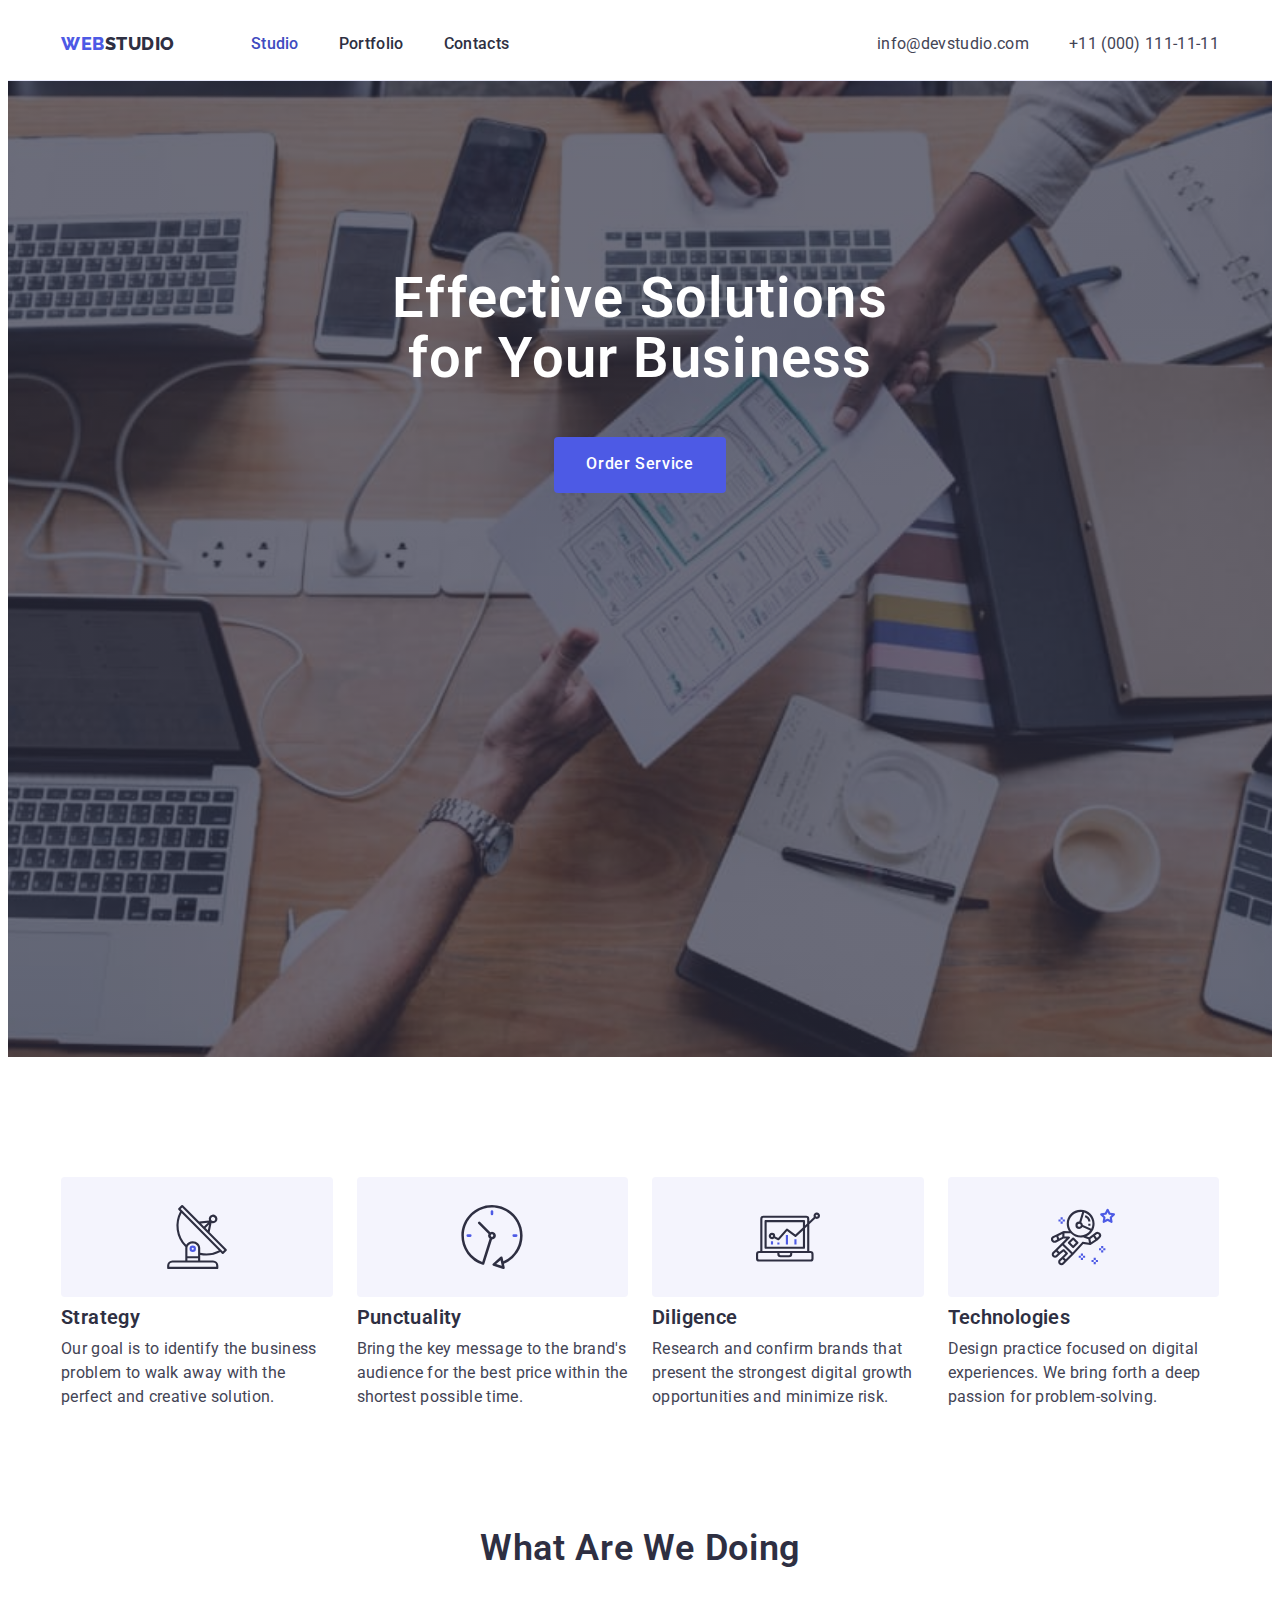
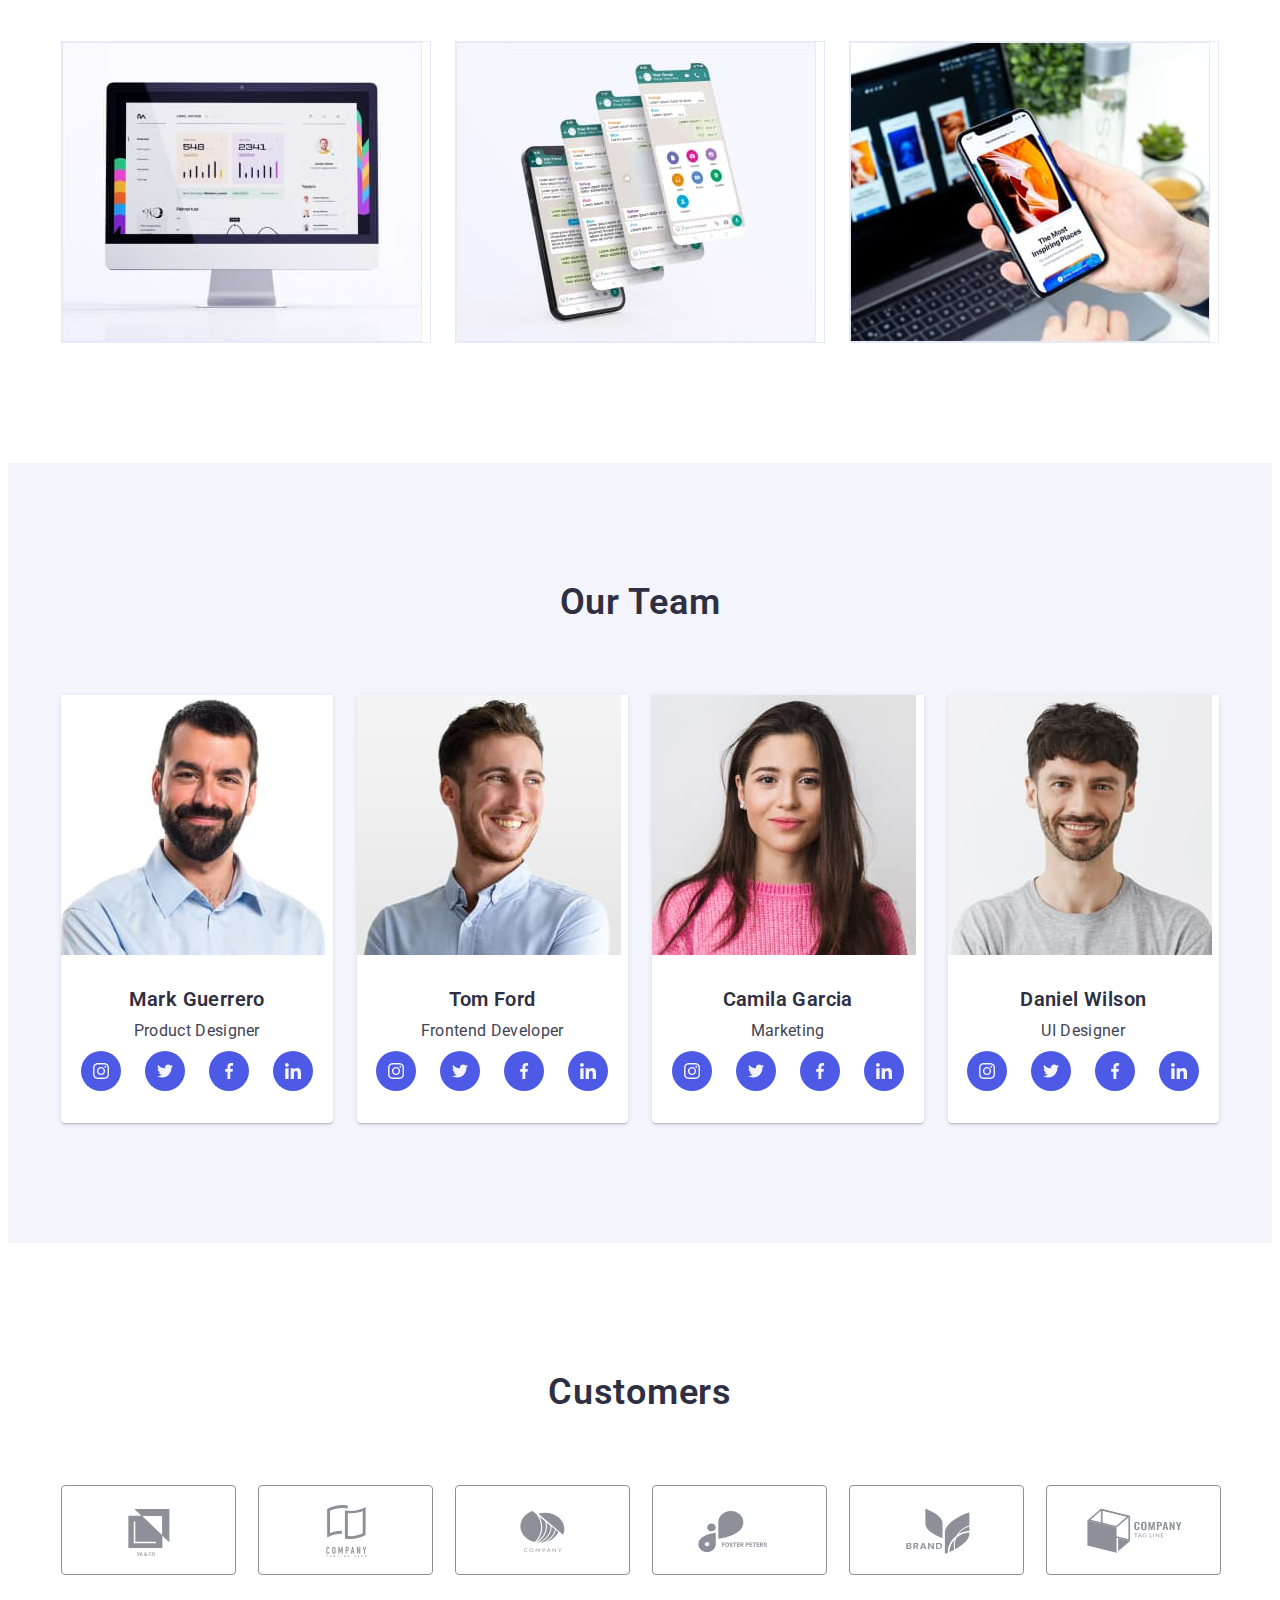
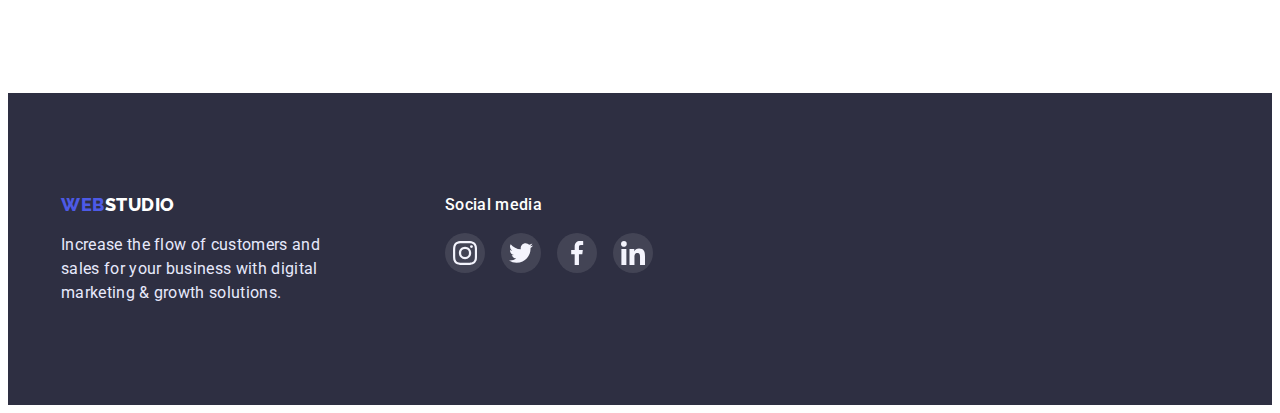
<file: index.html>
<!DOCTYPE html>
<html lang="en">
  <head>
    <meta charset="UTF-8" />
    <meta http-equiv="X-UA-Compatible" content="IE=edge" />
    <meta name="viewport" content="width=device-width, initial-scale=1.0" />
    <title>Web Studio</title>
    <link rel="preconnect" href="https://fonts.googleapis.com" />
    <link rel="preconnect" href="https://fonts.gstatic.com" crossorigin />
    <link
      href="https://fonts.googleapis.com/css2?family=Raleway:wght@800&family=Roboto:wght@400;500;700;900&display=swap"
      rel="stylesheet"
    />
    <link
      rel="stylesheet"
      href="https://cdnjs.cloudflare.com/ajax/libs/modern-normalize/1.1.0/modern-normalize.min.css"
      integrity="sha512-wpPYUAdjBVSE4KJnH1VR1HeZfpl1ub8YT/NKx4PuQ5NmX2tKuGu6U/JRp5y+Y8XG2tV+wKQpNHVUX03MfMFn9Q=="
      crossorigin="anonymous"
      referrerpolicy="no-referrer"
    />
    <link rel="stylesheet" href="./css/styles.css" />
  </head>

  <body>
    <!-- Header -->
    <header class="header">
      <div class="container">
        <nav class="header-navigation">
          <a class="header-logo link" href="./index.html"
            >web<span class="logo-studio">studio</span>
          </a>
          <ul class="header-list list">
            <li class="header-item">
              <a class="header-link link current" href="./index.html">Studio</a>
            </li>
            <li class="header-item">
              <a class="header-link link" href="./portfolio.html">Portfolio</a>
            </li>
            <li class="header-item">
              <a class="header-link link" href="">Contacts</a>
            </li>
          </ul>
        </nav>
        <address>
          <ul class="header-contacts-list list">
            <li class="header-contacts-item">
              <a
                class="header-contacts-link link"
                href="mailto:info@devstudio.com"
                >info@devstudio.com</a
              >
            </li>
            <li class="header-contacts-item">
              <a class="header-contacts-link link" href="tel:+11(000)111-11-11"
                >+11 (000) 111-11-11</a
              >
            </li>
          </ul>
        </address>
      </div>
    </header>
    <!-- Main -->
    <main>
      <!-- Hero -->
      <section class="hero">
        <div class="container">
          <h1 class="hero-title">Effective Solutions for Your Business</h1>
          <button type="button" class="hero-btn">Order Service</button>
        </div>
      </section>
      <!-- Section About -->
      <section class="about">
        <div class="container">
          <h2 class="about-title visually-hidden">About us</h2>
          <ul class="about-list list">
            <li class="about-item icon-antenna">
              <h3 class="about-item-title">Strategy</h3>
              <p class="about-text">
                Our goal is to identify the business problem to walk away with
                the perfect and creative solution.
              </p>
            </li>
            <li class="about-item icon-clock">
              <h3 class="about-item-title">Punctuality</h3>
              <p class="about-text">
                Bring the key message to the brand's audience for the best price
                within the shortest possible time.
              </p>
            </li>
            <li class="about-item icon-diagrama">
              <h3 class="about-item-title">Diligence</h3>
              <p class="about-text">
                Research and confirm brands that present the strongest digital
                growth opportunities and minimize risk.
              </p>
            </li>
            <li class="about-item icon-astronaut">
              <h3 class="about-item-title">Technologies</h3>
              <p class="about-text">
                Design practice focused on digital experiences. We bring forth a
                deep passion for problem-solving.
              </p>
            </li>
          </ul>
        </div>
      </section>
      <!-- Section Example -->
      <section class="example section">
        <div class="container">
          <h2 class="example-title">What are we doing</h2>
          <ul class="example-list list">
            <li class="example-item">
              <img src="./images/rectangle71.jpg" alt="example" width="360" />
            </li>
            <li class="example-item">
              <img src="./images/rectangle72.jpg" alt="example" width="360" />
            </li>
            <li class="example-item">
              <img src="./images/rectangle73.jpg" alt="example" width="360" />
            </li>
          </ul>
        </div>
      </section>
      <!-- Section Team -->
      <section class="team section">
        <div class="container">
          <h2 class="team-title">Our Team</h2>
          <ul class="team-list list">
            <li class="team-item">
              <img src="./images/mark.jpg" alt="Mark Guerrero" width="264" />
              <div class="team-item-info">
                <h3 class="team-item-title">Mark Guerrero</h3>
                <p class="team-text">Product Designer</p>
                <ul class="team-soc-list list">
                  <li class="team-soc-item">
                    <a href="" class="team-soc-link link">
                      <svg class="team-soc-icon" width="16" height="16">
                        <use href="./images/icons.svg#icon-instagram"></use>
                      </svg>
                    </a>
                  </li>
                  <li class="team-soc-item">
                    <a href="" class="team-soc-link link">
                      <svg class="team-soc-icon" width="16" height="16">
                        <use href="./images/icons.svg#icon-twitter"></use>
                      </svg>
                    </a>
                  </li>
                  <li class="team-soc-item">
                    <a href="" class="team-soc-link link">
                      <svg class="team-soc-icon" width="16" height="16">
                        <use href="./images/icons.svg#icon-facebook"></use>
                      </svg>
                    </a>
                  </li>
                  <li class="team-soc-item">
                    <a href="" class="team-soc-link link">
                      <svg class="team-soc-icon" width="16" height="16">
                        <use href="./images/icons.svg#icon-linkedin"></use>
                      </svg>
                    </a>
                  </li>
                </ul>
              </div>
            </li>
            <li class="team-item">
              <img src="./images/tom.jpg" alt="Tom Ford" width="264" />
              <div class="team-item-info">
                <h3 class="team-item-title">Tom Ford</h3>
                <p class="team-text">Frontend Developer</p>
                <ul class="team-soc-list list">
                  <li class="team-soc-item">
                    <a href="" class="team-soc-link link">
                      <svg class="team-soc-icon" width="16" height="16">
                        <use href="./images/icons.svg#icon-instagram"></use>
                      </svg>
                    </a>
                  </li>
                  <li class="team-soc-item">
                    <a href="" class="team-soc-link link">
                      <svg class="team-soc-icon" width="16" height="16">
                        <use href="./images/icons.svg#icon-twitter"></use>
                      </svg>
                    </a>
                  </li>
                  <li class="team-soc-item">
                    <a href="" class="team-soc-link link">
                      <svg class="team-soc-icon" width="16" height="16">
                        <use href="./images/icons.svg#icon-facebook"></use>
                      </svg>
                    </a>
                  </li>
                  <li class="team-soc-item">
                    <a href="" class="team-soc-link link">
                      <svg class="team-soc-icon" width="16" height="16">
                        <use href="./images/icons.svg#icon-linkedin"></use>
                      </svg>
                    </a>
                  </li>
                </ul>
              </div>
            </li>
            <li class="team-item">
              <img src="./images/camila.jpg" alt="Camila Garcia" width="264" />
              <div class="team-item-info">
                <h3 class="team-item-title">Camila Garcia</h3>
                <p class="team-text">Marketing</p>
                <ul class="team-soc-list list">
                  <li class="team-soc-item">
                    <a href="" class="team-soc-link link">
                      <svg class="team-soc-icon" width="16" height="16">
                        <use href="./images/icons.svg#icon-instagram"></use>
                      </svg>
                    </a>
                  </li>
                  <li class="team-soc-item">
                    <a href="" class="team-soc-link link">
                      <svg class="team-soc-icon" width="16" height="16">
                        <use href="./images/icons.svg#icon-twitter"></use>
                      </svg>
                    </a>
                  </li>
                  <li class="team-soc-item">
                    <a href="" class="team-soc-link link">
                      <svg class="team-soc-icon" width="16" height="16">
                        <use href="./images/icons.svg#icon-facebook"></use>
                      </svg>
                    </a>
                  </li>
                  <li class="team-soc-item">
                    <a href="" class="team-soc-link link">
                      <svg class="team-soc-icon" width="16" height="16">
                        <use href="./images/icons.svg#icon-linkedin"></use>
                      </svg>
                    </a>
                  </li>
                </ul>
              </div>
            </li>
            <li class="team-item">
              <img src="./images/daniel.jpg" alt="Daniel Wilson" width="264" />
              <div class="team-item-info">
                <h3 class="team-item-title">Daniel Wilson</h3>
                <p class="team-text">UI Designer</p>
                <ul class="team-soc-list list">
                  <li class="team-soc-item">
                    <a href="" class="team-soc-link link">
                      <svg class="team-soc-icon" width="16" height="16">
                        <use href="./images/icons.svg#icon-instagram"></use>
                      </svg>
                    </a>
                  </li>
                  <li class="team-soc-item">
                    <a href="" class="team-soc-link link">
                      <svg class="team-soc-icon" width="16" height="16">
                        <use href="./images/icons.svg#icon-twitter"></use>
                      </svg>
                    </a>
                  </li>
                  <li class="team-soc-item">
                    <a href="" class="team-soc-link link">
                      <svg class="team-soc-icon" width="16" height="16">
                        <use href="./images/icons.svg#icon-facebook"></use>
                      </svg>
                    </a>
                  </li>
                  <li class="team-soc-item">
                    <a href="" class="team-soc-link link">
                      <svg class="team-soc-icon" width="16" height="16">
                        <use href="./images/icons.svg#icon-linkedin"></use>
                      </svg>
                    </a>
                  </li>
                </ul>
              </div>
            </li>
          </ul>
        </div>
      </section>
      <!-- Customers -->
      <section class="customers">
        <div class="container">
          <h2 class="customers-title">Customers</h2>
          <ul class="customers-list list">
            <li class="costomers-item">
              <a href="" class="custumers-link link">
                <svg class="custumers-icon" width="104" height="56">
                  <use href="./images/icons.svg#icon-client-1"></use>
                </svg>
              </a>
            </li>
            <li class="costomers-item">
              <a href="" class="custumers-link link">
                <svg class="custumers-icon" width="104" height="56">
                  <use href="./images/icons.svg#icon-client-2"></use>
                </svg>
              </a>
            </li>
            <li class="costomers-item">
              <a href="" class="custumers-link link">
                <svg class="custumers-icon" width="104" height="56">
                  <use href="./images/icons.svg#icon-client-3"></use>
                </svg>
              </a>
            </li>
            <li class="costomers-item">
              <a href="" class="custumers-link link">
                <svg class="custumers-icon" width="104" height="56">
                  <use href="./images/icons.svg#icon-client-4"></use>
                </svg>
              </a>
            </li>
            <li class="costomers-item">
              <a href="" class="custumers-link link">
                <svg class="custumers-icon" width="104" height="56">
                  <use href="./images/icons.svg#icon-client-5"></use>
                </svg>
              </a>
            </li>
            <li class="costomers-item">
              <a href="" class="custumers-link link">
                <svg class="custumers-icon" width="104" height="56">
                  <use href="./images/icons.svg#icon-client-6"></use>
                </svg>
              </a>
            </li>
          </ul>
        </div>
      </section>
    </main>
    <!-- Footer -->
    <footer class="footer">
      <div class="container">
        <div class="footer-descriprion">
          <a class="footer-logo link" href="./index.html">
            web<span class="footer-logo-studio">studio</span></a
          >
          <p class="footer-text">
            Increase the flow of customers and sales for your business with
            digital marketing & growth solutions.
          </p>
        </div>
        <div class="footer-media">
          <p class="footer-media-text">Social media</p>
          <ul class="footer-soc-list list">
            <li class="footer-soc-item">
              <a href="" class="footer-soc-link link">
                <svg class="footer-soc-icon" width="24" height="24">
                  <use href="./images/icons.svg#icon-instagram"></use>
                </svg>
              </a>
            </li>
            <li class="footer-soc-item">
              <a href="" class="footer-soc-link link">
                <svg class="footer-soc-icon" width="24" height="24">
                  <use href="./images/icons.svg#icon-twitter"></use>
                </svg>
              </a>
            </li>
            <li class="footer-soc-item">
              <a href="" class="footer-soc-link link">
                <svg class="footer-soc-icon" width="24" height="24">
                  <use href="./images/icons.svg#icon-facebook"></use>
                </svg>
              </a>
            </li>
            <li class="footer-soc-item">
              <a href="" class="footer-soc-link link">
                <svg class="footer-soc-icon" width="24" height="24">
                  <use href="./images/icons.svg#icon-linkedin"></use>
                </svg>
              </a>
            </li>
          </ul>
        </div>
      </div>
    </footer>
  </body>
</html>
</file>
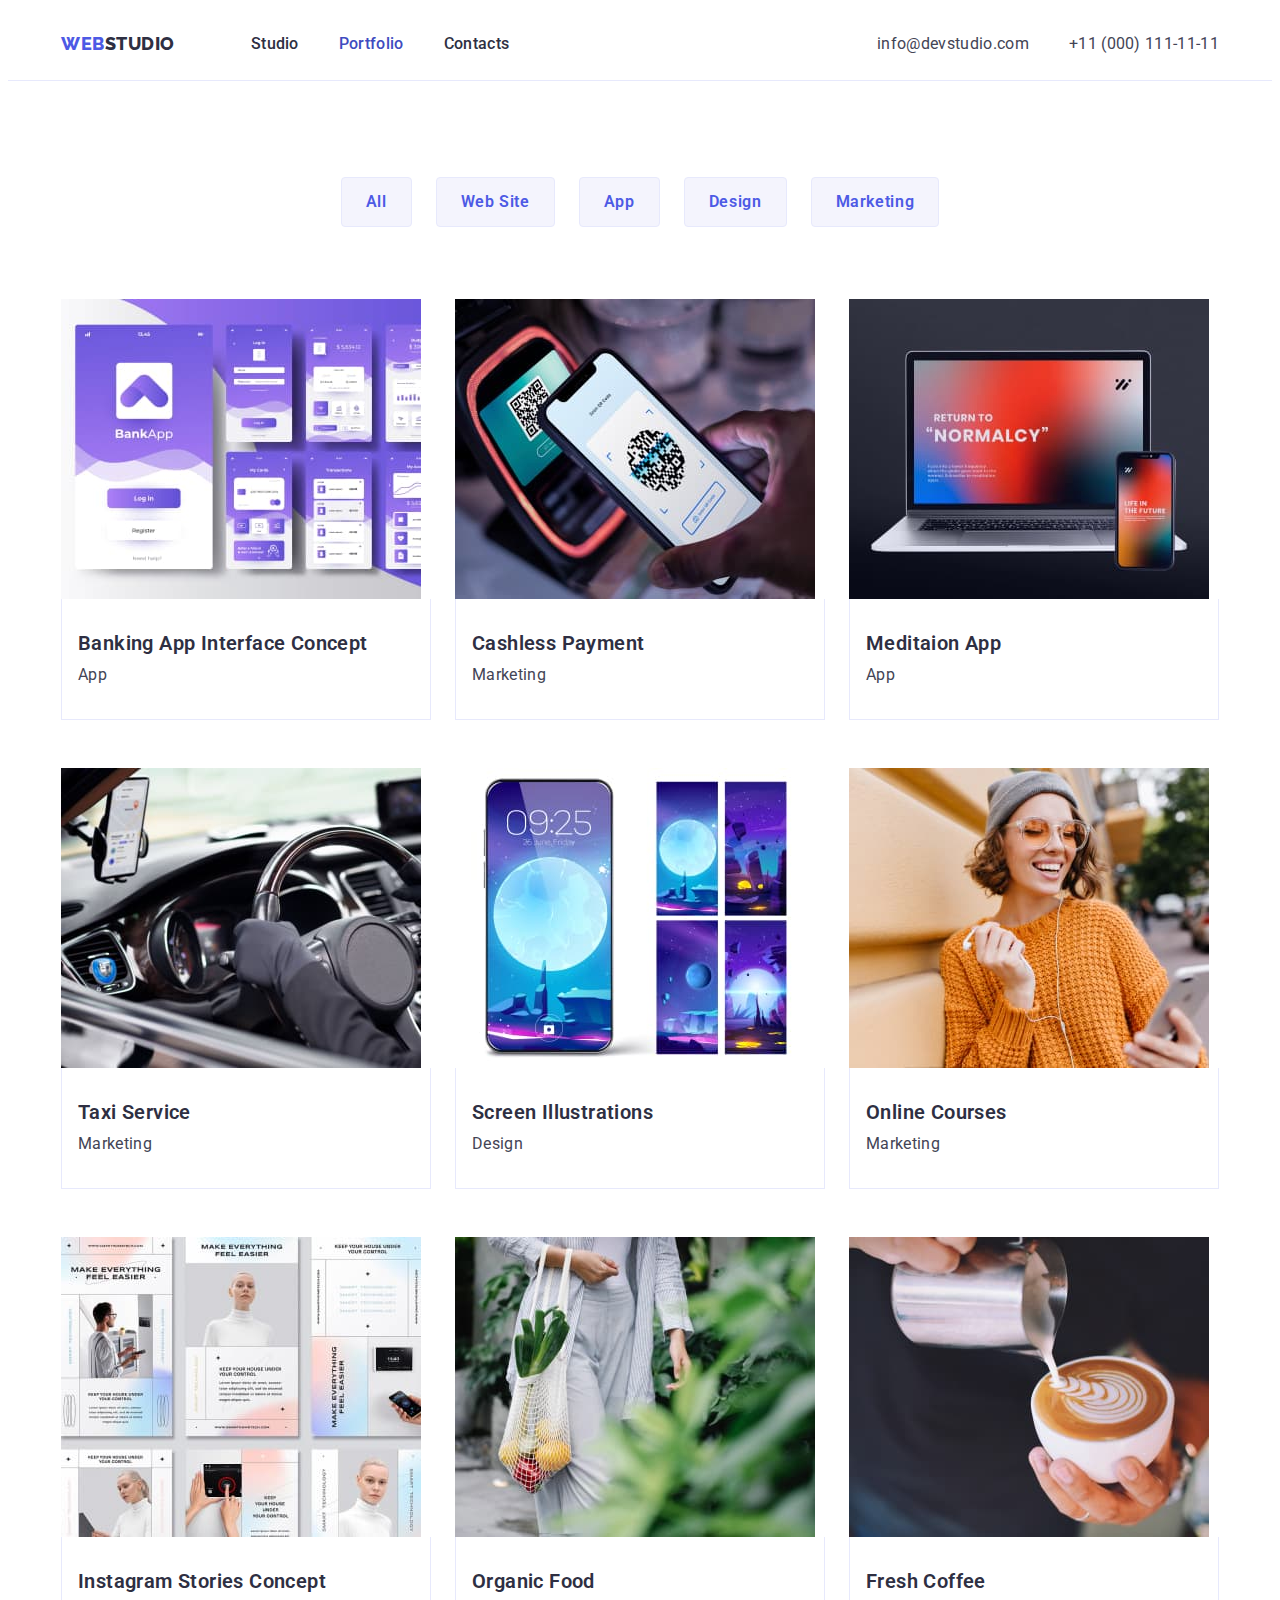
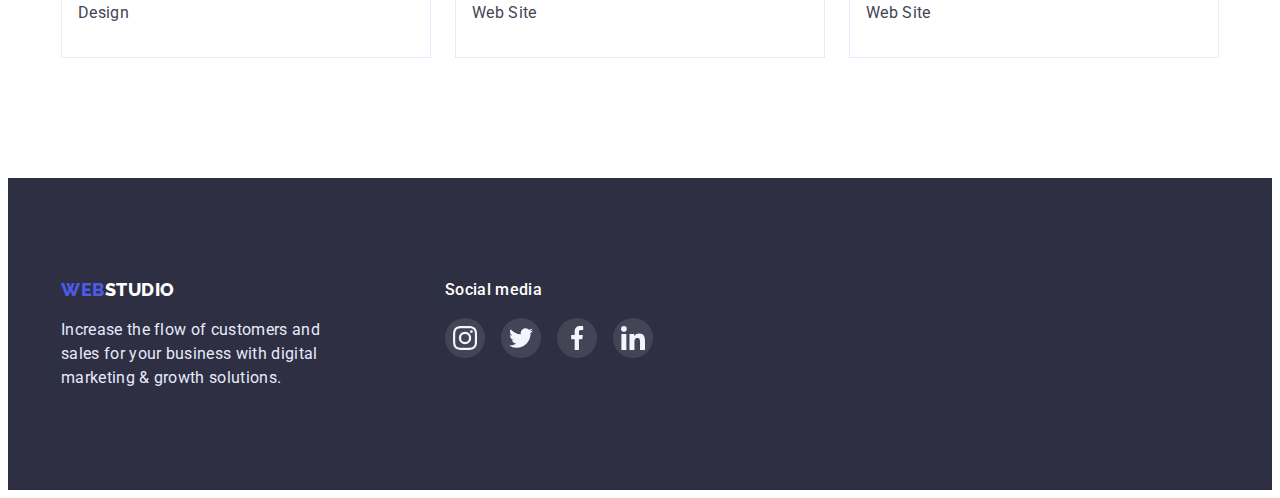
<file: portfolio.html>
<!DOCTYPE html>
<html lang="en">
  <head>
    <meta charset="UTF-8" />
    <meta http-equiv="X-UA-Compatible" content="IE=edge" />
    <meta name="viewport" content="width=device-width, initial-scale=1.0" />
    <title>Web Studio</title>
    <link rel="preconnect" href="https://fonts.googleapis.com" />
    <link rel="preconnect" href="https://fonts.gstatic.com" crossorigin />
    <link
      href="https://fonts.googleapis.com/css2?family=Raleway:wght@800&family=Roboto:wght@400;500;700;900&display=swap"
      rel="stylesheet"
    />
    <link
      rel="stylesheet"
      href="https://cdnjs.cloudflare.com/ajax/libs/modern-normalize/1.1.0/modern-normalize.min.css"
      integrity="sha512-wpPYUAdjBVSE4KJnH1VR1HeZfpl1ub8YT/NKx4PuQ5NmX2tKuGu6U/JRp5y+Y8XG2tV+wKQpNHVUX03MfMFn9Q=="
      crossorigin="anonymous"
      referrerpolicy="no-referrer"
    />
    <link rel="stylesheet" href="./css/styles.css" />
  </head>
  <body>
    <!-- Header -->
    <header class="header">
      <div class="container">
        <nav class="header-navigation">
          <a class="header-logo link" href="./index.html"
            >web<span class="logo-studio">studio</span>
          </a>
          <ul class="header-list list">
            <li class="header-item">
              <a class="header-link link" href="./index.html">Studio</a>
            </li>
            <li class="header-item">
              <a class="header-link link current" href="./portfolio.html"
                >Portfolio</a
              >
            </li>
            <li class="header-item">
              <a class="header-link link" href="">Contacts</a>
            </li>
          </ul>
        </nav>
        <address>
          <ul class="header-contacts-list list">
            <li class="header-contacts-item">
              <a
                class="header-contacts-link link"
                href="mailto:info@devstudio.com"
                >info@devstudio.com</a
              >
            </li>
            <li class="header-contacts-item">
              <a class="header-contacts-link link" href="tel:+11(000)111-11-11"
                >+11 (000) 111-11-11</a
              >
            </li>
          </ul>
        </address>
      </div>
    </header>
    <!-- Main -->
    <main>
      <!-- Section portfolio -->
      <section class="portfolio">
        <div class="container">
          <h1 class="visually-hidden">Portfolio Web Studio</h1>
          <ul class="portfolio-btn-list list">
            <li class="portfolio-btn-item">
              <button type="button" class="portfolio-btn">All</button>
            </li>
            <li class="portfolio-btn-item">
              <button type="button" class="portfolio-btn">Web Site</button>
            </li>
            <li class="portfolio-btn-item">
              <button type="button" class="portfolio-btn">App</button>
            </li>
            <li class="portfolio-btn-item">
              <button type="button" class="portfolio-btn">Design</button>
            </li>
            <li class="portfolio-btn-item">
              <button type="button" class="portfolio-btn">Marketing</button>
            </li>
          </ul>
          <ul class="portfolio-example-list list">
            <li class="portfolio-example-item">
              <a href="" class="portfolio-example-link link">
                <img
                  src="./images/portfolio-example-1.jpeg"
                  width="360"
                  alt="Banking App"
                />
                <div class="portfolio-example-info">
                  <h2 class="portfolio-example-title">
                    Banking App Interface Concept
                  </h2>
                  <p class="portfolio-category">App</p>
                </div>
              </a>
            </li>
            <li class="portfolio-example-item">
              <a href="" class="portfolio-example-link link">
                <img
                  src="./images/portfolio-example-2.jpeg"
                  width="360"
                  alt="Cashless Payment"
                />
                <div class="portfolio-example-info">
                  <h2 class="portfolio-example-title">Cashless Payment</h2>
                  <p class="portfolio-category">Marketing</p>
                </div>
              </a>
            </li>
            <li class="portfolio-example-item">
              <a href="" class="portfolio-example-link link">
                <img
                  src="./images/portfolio-example-3.jpeg"
                  width="360"
                  alt="Meditaion App"
                />
                <div class="portfolio-example-info">
                  <h2 class="portfolio-example-title">Meditaion App</h2>
                  <p class="portfolio-category">App</p>
                </div>
              </a>
            </li>
            <li class="portfolio-example-item">
              <a href="" class="portfolio-example-link link">
                <img
                  src="./images/portfolio-example-4.jpeg"
                  width="360"
                  alt="Taxi Service"
                />
                <div class="portfolio-example-info">
                  <h2 class="portfolio-example-title">Taxi Service</h2>
                  <p class="portfolio-category">Marketing</p>
                </div>
              </a>
            </li>
            <li class="portfolio-example-item">
              <a href="" class="portfolio-example-link link">
                <img
                  src="./images/portfolio-example-5.jpeg"
                  width="360"
                  alt="Screen Illustrations"
                />
                <div class="portfolio-example-info">
                  <h2 class="portfolio-example-title">Screen Illustrations</h2>
                  <p class="portfolio-category">Design</p>
                </div>
              </a>
            </li>
            <li class="portfolio-example-item">
              <a href="" class="portfolio-example-link link">
                <img
                  src="./images/portfolio-example-6.jpeg"
                  width="360"
                  alt="Online Courses"
                />
                <div class="portfolio-example-info">
                  <h2 class="portfolio-example-title">Online Courses</h2>
                  <p class="portfolio-category">Marketing</p>
                </div>
              </a>
            </li>
            <li class="portfolio-example-item">
              <a href="" class="portfolio-example-link link">
                <img
                  src="./images/portfolio-example-7.jpeg"
                  width="360"
                  alt="Instagram Stories Concept"
                />
                <div class="portfolio-example-info">
                  <h2 class="portfolio-example-title">
                    Instagram Stories Concept
                  </h2>
                  <p class="portfolio-category">Design</p>
                </div>
              </a>
            </li>
            <li class="portfolio-example-item">
              <a href="" class="portfolio-example-link link">
                <img
                  src="./images/portfolio-example-8.jpeg"
                  width="360"
                  alt="Organic Food"
                />
                <div class="portfolio-example-info">
                  <h2 class="portfolio-example-title">Organic Food</h2>
                  <p class="portfolio-category">Web Site</p>
                </div>
              </a>
            </li>
            <li class="portfolio-example-item">
              <a href="" class="portfolio-example-link link">
                <img
                  src="./images/portfolio-example-9.jpeg"
                  width="360"
                  alt="Fresh Coffee"
                />
                <div class="portfolio-example-info">
                  <h2 class="portfolio-example-title">Fresh Coffee</h2>
                  <p class="portfolio-category">Web Site</p>
                </div>
              </a>
            </li>
          </ul>
        </div>
      </section>
    </main>
    <!-- Footer -->
    <footer class="footer">
      <div class="container">
        <div class="footer-descriprion">
          <a class="footer-logo link" href="./index.html">
            web<span class="footer-logo-studio">studio</span></a
          >
          <p class="footer-text">
            Increase the flow of customers and sales for your business with
            digital marketing & growth solutions.
          </p>
        </div>

        <div class="footer-media">
          <p class="footer-media-text">Social media</p>
          <ul class="footer-soc-list list">
            <li class="footer-soc-item">
              <a href="" class="footer-soc-link link">
                <svg class="footer-soc-icon" width="24" height="24">
                  <use href="./images/icons.svg#icon-instagram"></use>
                </svg>
              </a>
            </li>
            <li class="footer-soc-item">
              <a href="" class="footer-soc-link link">
                <svg class="footer-soc-icon" width="24" height="24">
                  <use href="./images/icons.svg#icon-twitter"></use>
                </svg>
              </a>
            </li>
            <li class="footer-soc-item">
              <a href="" class="footer-soc-link link">
                <svg class="footer-soc-icon" width="24" height="24">
                  <use href="./images/icons.svg#icon-facebook"></use>
                </svg>
              </a>
            </li>
            <li class="footer-soc-item">
              <a href="" class="footer-soc-link link">
                <svg class="footer-soc-icon" width="24" height="24">
                  <use href="./images/icons.svg#icon-linkedin"></use>
                </svg>
              </a>
            </li>
          </ul>
        </div>
      </div>
    </footer>
  </body>
</html>
</file>
<file: css/styles.css>
:root {
  --background-white-color: #ffffff;
  --body-text-color: #434455;
  --primary-color: #4d5ae5;
  --dark-color: #2e2f42;
  --accent-color: #e7e9fc;
  --light-background-color: #f4f4fd;
  --text-white-color: #ffffff;
  --button-avtive-color: #404bbf;
  --bg-gradient: linear-gradient(rgba(46, 47, 66, 0.7), rgba(46, 47, 66, 0.7));
}

p,
h1,
h2,
h3,
h4,
h5,
h6 {
  margin: 0;
}
ul,
ol {
  margin: 0;
  padding-left: 0;
}

img {
  display: block;
  max-width: 100%;
  height: auto;
}

body {
  font-family: "Roboto", sans-serif;
  background-color: var(--background-white-color);
  color: var(--body-text-color);
}

.list {
  list-style: none;
}

.link {
  text-decoration: none;
}

.visually-hidden {
  position: absolute;
  width: 1px;
  height: 1px;
  margin: -1px;
  border: 0;
  padding: 0;
  white-space: nowrap;
  clip-path: inset(100%);
  clip: rect(0 0 0 0);
  overflow: hidden;
}

.container {
  width: 1158px;
  padding-left: 15px;
  padding-right: 15px;
  margin: 0 auto;
}

.section {
  padding-top: 120px;
  padding-bottom: 120px;
}

/*----- Header ----- */

.header {
  border-bottom: 1px solid #e7e9fc;
}
.header > .container {
  display: flex;
  align-items: center;
}
.header-navigation {
  display: flex;
  align-items: center;
  margin-right: auto;
}
.header-logo {
  font-family: "Raleway", sans-serif;
  font-weight: 800;
  font-size: 18px;
  line-height: 1.33;
  align-items: center;
  letter-spacing: 0.03em;
  text-transform: uppercase;
  color: var(--primary-color);

  margin-right: 76px;
}
.logo-studio {
  color: var(--dark-color);
}
.header-list {
  display: flex;
  gap: 40px;
}
.header-item {
}
.header-link {
  display: block;
  padding-bottom: 24px;
  padding-top: 24px;
  font-weight: 500;
  font-size: 16px;
  line-height: 1.5;
  letter-spacing: 0.02em;
  color: var(--dark-color);
}
.header-link:hover,
.header-link:focus {
  color: var(--button-avtive-color);
}
.header-link.current {
  color: var(--button-avtive-color);
}
.header-contacts-list {
  display: flex;
  align-items: center;
  gap: 40px;
}
.header-contacts-item {
}
.header-contacts-link {
  font-style: normal;
  font-size: 16px;
  line-height: 1.5;
  letter-spacing: 0.02em;
  color: var(--body-text-color);
}
.header-contacts-link:hover,
.header-contacts-link:focus {
  color: var(--primary-color);
}

/*-------------- Hero ------------- */
.hero {
  padding-top: 188px;
  padding-bottom: 188px;

  text-align: center;

  background-color: var(--dark-color);
  background-image: var(--bg-gradient), url("../images/image_bg.jpg");
  background-repeat: no-repeat;
  background-position: center;
  background-size: cover;

  height: 600px;
  max-width: 1440px;
  margin-left: auto;
  margin-right: auto;
}
.hero-title {
  max-width: 496px;
  margin-right: auto;
  margin-left: auto;

  font-weight: 600;
  font-size: 56px;
  line-height: 1.07;
  letter-spacing: 0.02em;
  color: var(--text-white-color);
}

.hero-btn {
  min-width: 169px;
  height: 56px;

  margin-top: 48px;
  padding: 16px 32px;

  font-family: inherit;
  font-weight: 500;
  font-size: 16px;
  line-height: 1.18;
  letter-spacing: 0.04em;
  color: var(--text-white-color);
  background: var(--primary-color);
  border-radius: 4px;
  border: none;
  cursor: pointer;
}
.hero-btn:hover,
.hero-btn:focus {
  background: var(--button-avtive-color);
  box-shadow: 0px 4px 4px rgba(0, 0, 0, 0.15);
}
/*------------ Section About-----------*/
.about {
  padding-top: 120px;
}
.about-title {
}
.about-list {
  display: flex;
  gap: 24px;
}
.about-item {
  flex-basis: calc((100% - 72px) / 4);
}

.about-item::before {
  display: block;
  content: "";
  height: 120px;
  border-radius: 4px;
  background-size: 64px;
  background-repeat: no-repeat;
  background-position: center;
  background-color: var(--light-background-color);

  margin-bottom: 8px;
}

.icon-antenna::before {
  background-image: url(../images/icon-antenna.svg);
}

.icon-clock::before {
  background-image: url(../images/icon-clock.svg);
}

.icon-diagrama::before {
  background-image: url(../images/icon-diagrama.svg);
}

.icon-astronaut::before {
  background-image: url(../images/icon-astronaut.svg);
}

.about-item-title {
  margin-bottom: 8px;

  font-weight: 600;
  font-size: 20px;
  line-height: 1.2;
  letter-spacing: 0.02em;
  color: var(--dark-color);
}
.about-text {
  font-size: 16px;
  line-height: 1.5;
  letter-spacing: 0.02em;
  color: var(--body-text-color);
}

/*----------- Section Example ---------*/
.example {
}
.example-title {
  font-weight: 600;
  font-size: 36px;
  line-height: 1.11;
  text-align: center;
  letter-spacing: 0.02em;
  text-transform: capitalize;
  color: var(--dark-color);

  margin-bottom: 72px;
}
.example-list {
  display: flex;
  gap: 24px;
}
.example-item {
  flex-basis: calc((100% - 48px) / 3);
  border: 1px solid #e7e9fc;
}
/*------------- Section Team -----------*/
.team {
  background: var(--light-background-color);
}
.team-title {
  font-weight: 600;
  font-size: 36px;
  line-height: 1.11;
  text-align: center;
  letter-spacing: 0.02em;
  text-transform: capitalize;
  color: var(--dark-color);

  margin-bottom: 72px;
}
.team-list {
  display: flex;
  gap: 24px;
}
.team-item {
  flex-basis: calc((100% - 72px) / 4);

  background: var(--background-white-color);
  box-shadow: 0px 1px 6px rgba(46, 47, 66, 0.08),
    0px 1px 1px rgba(46, 47, 66, 0.16), 0px 2px 1px rgba(46, 47, 66, 0.08);
  border-radius: 0px 0px 4px 4px;
}
.team-item-title {
  font-weight: 600;
  font-size: 20px;
  line-height: 1.2;
  text-align: center;
  letter-spacing: 0.02em;
  color: var(--dark-color);

  margin-bottom: 8px;
}
.team-item-info {
  padding-top: 32px;
  padding-bottom: 32px;
}
.team-text {
  font-size: 16px;
  line-height: 1.5;
  text-align: center;
  letter-spacing: 0.02em;
  color: var(--body-text-color);

  margin-bottom: 8px;
}

.team-soc-list {
  display: flex;
  justify-content: center;
  gap: 24px;
}
.team-soc-item {
  width: 40px;
  height: 40px;
}
.team-soc-link {
  width: 100%;
  height: 100%;
  background-color: var(--primary-color);
  border-radius: 50%;
  display: flex;
  align-items: center;
  justify-content: center;
  fill: var(--light-background-color);
}

.team-soc-link:hover,
.team-soc-link:focus {
  background-color: var(--button-avtive-color);
}
/* --------------- Customers -------------- */
.customers {
  padding-bottom: 120px;
  padding-top: 130px;
}
.customers-title {
  font-weight: 600;
  font-size: 36px;
  line-height: 1.11;
  text-align: center;
  letter-spacing: 0.02em;
  color: var(--dark-color);

  margin-bottom: 72px;
}
.customers-list {
  display: flex;
  gap: 24px;
}
.costomers-item {
  width: calc((100% - 120px) / 6);
  height: 88px;
}
.custumers-link {
  width: 100%;
  height: 100%;
  border: 1px solid #8e8f99;
  border-radius: 4px;
  display: flex;
  justify-content: center;
  align-items: center;
  fill: #8e8f99;
}

.custumers-link:hover,
.custumers-link:focus {
  border-color: var(--button-avtive-color);
  fill: var(--button-avtive-color);
}

/*---------------- Footer ----------------*/
.footer {
  background: var(--dark-color);
  padding-top: 100px;
  padding-bottom: 100px;
}
.footer > .container {
  display: flex;
}

.footer-descriprion {
  margin-right: 120px;
}

.footer-logo {
  font-family: "Raleway";
  font-style: normal;
  font-weight: 800;
  font-size: 18px;
  line-height: 1.33;
  align-items: center;
  letter-spacing: 0.03em;
  text-transform: uppercase;
  color: var(--primary-color);
}
.footer-logo-studio {
  color: var(--background-white-color);
}
.footer-text {
  width: 264px;
  margin-top: 16px;

  font-size: 16px;
  line-height: 1.5;
  letter-spacing: 0.02em;
  color: var(--accent-color);
}
.footer-media-text {
  font-weight: 500;
  font-size: 16px;
  line-height: 1.5;
  letter-spacing: 0.02em;
  color: #ffffff;

  margin-bottom: 16px;
}
.footer-soc-list {
  display: flex;
  align-items: center;
  gap: 16px;
}
.footer-soc-item {
  width: 40px;
  height: 40px;
}
.footer-soc-link {
  width: 100%;
  height: 100%;

  display: flex;
  align-items: center;
  justify-content: center;
  background-color: rgba(255, 255, 255, 0.1);
  border-radius: 50%;

  fill: var(--light-background-color);
}

.footer-soc-link:hover,
.footer-soc-link:focus {
  background-color: #31d0aa;
}

.footer-soc-icon {
}

/*------------ Portfolio -----------------*/
.portfolio {
  padding-top: 96px;
  padding-bottom: 120px;
}
.portfolio-title {
}
.portfolio-btn-list {
  display: flex;
  gap: 24px;
  justify-content: center;
}
.portfolio-btn-item {
}
.portfolio-btn {
  font-family: inherit;
  font-weight: 600;
  font-size: 16px;
  line-height: 1.5;
  align-items: center;
  text-align: center;
  letter-spacing: 0.04em;
  color: var(--primary-color);
  background: var(--light-background-color);
  cursor: pointer;

  border-radius: 4px;
  border: 1px solid #e7e9fc;
  padding: 12px 24px;
}
.portfolio-btn:active,
.portfolio-btn:hover,
.portfolio-btn:focus {
  background: var(--primary-color);
  color: var(--text-white-color);
  box-shadow: 0px 3px 1px rgba(0, 0, 0, 0.1), 0px 2px 1px rgba(0, 0, 0, 0.08),
    0px 2px 2px rgba(0, 0, 0, 0.12);
  border: 1px solid var(--primary-color);
}
.portfolio-example-list {
  margin-top: 72px;
  display: flex;
  flex-wrap: wrap;
  row-gap: 48px;
  column-gap: 24px;
}
.portfolio-example-item {
  flex-basis: calc((100% - 48px) / 3);
}
.portfolio-example-link {
  display: block;
}
.portfolio-example-info {
  padding-top: 32px;
  padding-bottom: 32px;
  padding-left: 16px;
  padding-right: 16px;

  border: 1px solid #e7e9fc;
  border-top: none;
}
.portfolio-example-title {
  font-weight: 600;
  font-size: 20px;
  line-height: 1.2;
  letter-spacing: 0.02em;
  color: var(--dark-color);
}
.portfolio-category {
  margin-top: 8px;
  font-size: 16px;
  line-height: 1.5;
  letter-spacing: 0.02em;
  color: var(--body-text-color);
}
.portfolio-example-link:hover,
.portfolio-example-link:focus {
  box-shadow: 0px 1px 6px rgba(46, 47, 66, 0.08),
    0px 1px 1px rgba(46, 47, 66, 0.16), 0px 2px 1px rgba(46, 47, 66, 0.08);
}
</file>
